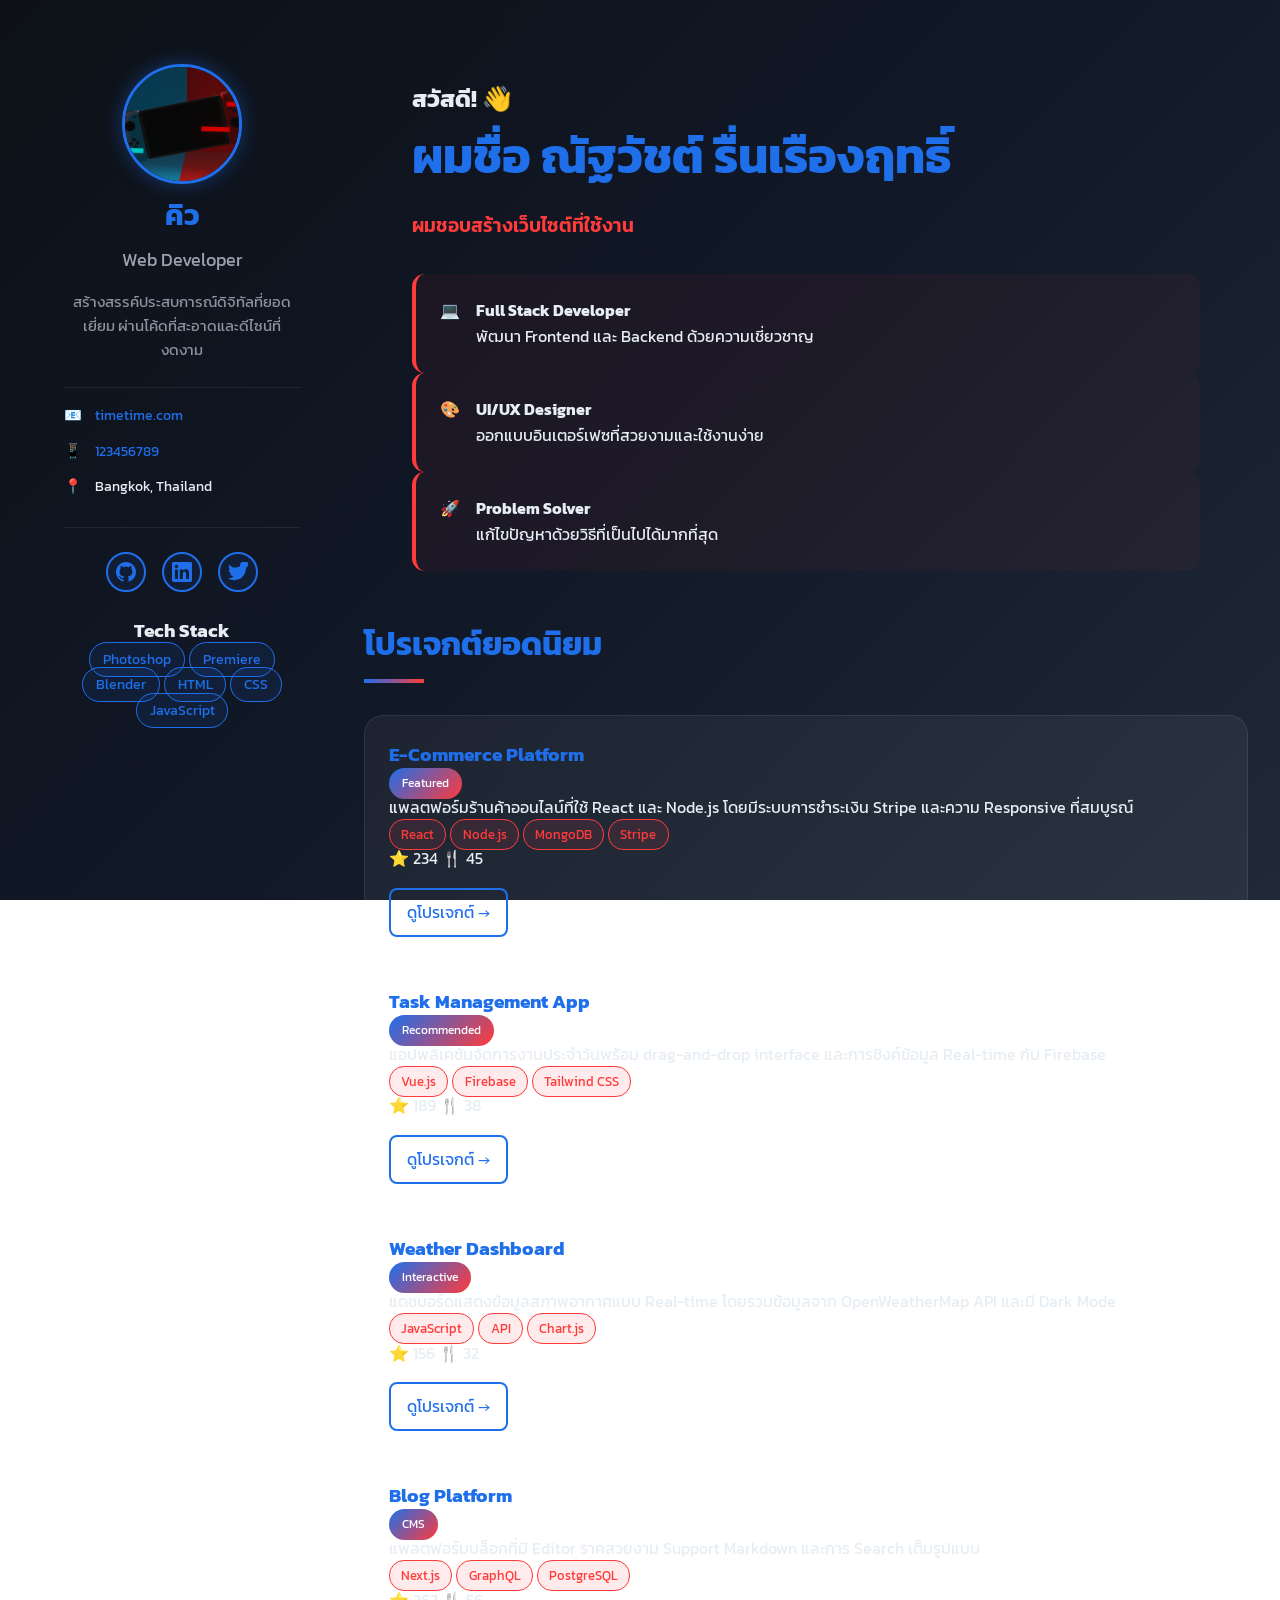
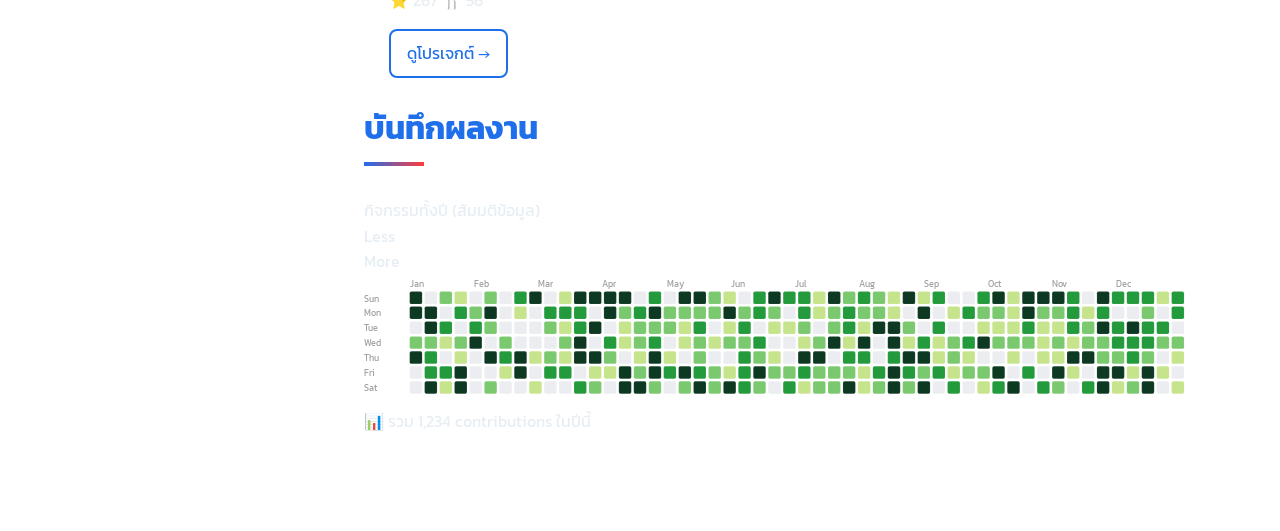
<file: index.html>
<!DOCTYPE html>
<html lang="th">
<head>
    <meta charset="UTF-8">
    <meta name="viewport" content="width=device-width, initial-scale=1.0">
    <title>timetime - Web Developer | Portfolio</title>
    <link href="https://fonts.googleapis.com/css2?family=Kanit:wght@300;400;600;700&display=swap" rel="stylesheet">
    <link rel="stylesheet" href="styles.css">
</head>
<body>
    <div class="container">
        <!-- Sidebar -->
        <aside class="sidebar">
            <div class="profile-card">
                <div class="profile-image">
                    <img src="p.png" alt="คิว">
                </div>
                <h1 class="profile-name">คิว</h1>
                <p class="profile-title">Web Developer</p>
                <p class="profile-bio">สร้างสรรค์ประสบการณ์ดิจิทัลที่ยอดเยี่ยม ผ่านโค้ดที่สะอาดและดีไซน์ที่งดงาม</p>
                
                <div class="contact-info">
                    <div class="contact-item">
                        <span class="icon">📧</span>
                        <a href="mailto:new@example.com">timetime.com</a>
                    </div>
                    <div class="contact-item">
                        <span class="icon">📱</span>
                        <a href="tel:+66812345678">123456789</a>
                    </div>
                    <div class="contact-item">
                        <span class="icon">📍</span>
                        <span>Bangkok, Thailand</span>
                    </div>
                </div>

                <div class="social-links">
                    <a href="#" class="social-btn" title="GitHub">
                        <svg width="20" height="20" viewBox="0 0 24 24" fill="currentColor">
                            <path d="M12 0c-6.626 0-12 5.373-12 12 0 5.302 3.438 9.8 8.207 11.387.599.111.793-.261.793-.577v-2.234c-3.338.726-4.033-1.416-4.033-1.416-.546-1.387-1.333-1.756-1.333-1.756-1.089-.745.083-.729.083-.729 1.205.084 1.839 1.237 1.839 1.237 1.07 1.834 2.807 1.304 3.492.997.107-.775.418-1.305.762-1.604-2.665-.305-5.467-1.334-5.467-5.931 0-1.311.469-2.381 1.236-3.221-.124-.303-.535-1.524.117-3.176 0 0 1.008-.322 3.301 1.23.957-.266 1.983-.399 3.003-.404 1.02.005 2.047.138 3.006.404 2.291-1.552 3.297-1.23 3.297-1.23.653 1.653.242 2.874.118 3.176.77.84 1.235 1.911 1.235 3.221 0 4.609-2.807 5.624-5.479 5.921.43.372.823 1.102.823 2.222v 3.293c0 .319.192.694.801.576 4.765-1.589 8.199-6.086 8.199-11.386 0-6.627-5.373-12-12-12z"/>
                        </svg>
                    </a>
                    <a href="#" class="social-btn" title="LinkedIn">
                        <svg width="20" height="20" viewBox="0 0 24 24" fill="currentColor">
                            <path d="M20.447 20.452h-3.554v-5.569c0-1.328-.027-3.037-1.852-3.037-1.853 0-2.136 1.445-2.136 2.939v5.667H9.351V9h3.414v1.561h.046c.477-.9 1.637-1.85 3.37-1.85 3.601 0 4.267 2.37 4.267 5.455v6.286zM5.337 7.433c-1.144 0-2.063-.926-2.063-2.065 0-1.138.92-2.063 2.063-2.063 1.14 0 2.064.925 2.064 2.063 0 1.139-.925 2.065-2.064 2.065zm1.782 13.019H3.555V9h3.564v11.452zM22.225 0H1.771C.792 0 0 .774 0 1.729v20.542C0 23.227.792 24 1.771 24h20.451C23.2 24 24 23.227 24 22.271V1.729C24 .774 23.2 0 22.225 0z"/>
                        </svg>
                    </a>
                    <a href="#" class="social-btn" title="Twitter">
                        <svg width="20" height="20" viewBox="0 0 24 24" fill="currentColor">
                            <path d="M23.953 4.57a10 10 0 002.856-3.215 9.953 9.953 0 01-2.825.775 4.958 4.958 0 002.163-2.723c-.951.555-2.005.959-3.127 1.184a4.92 4.92 0 00-8.384 4.482C7.69 8.095 4.067 6.13 1.64 3.162a4.822 4.822 0 00-.666 2.475c0 1.71.87 3.213 2.188 4.096a4.904 4.904 0 01-2.228-.616v.06a4.923 4.923 0 003.946 4.827 4.996 4.996 0 01-2.212.085 4.936 4.936 0 004.604 3.417 9.867 9.867 0 01-6.102 2.105c-.39 0-.779-.023-1.17-.067a13.995 13.995 0 007.557 2.209c9.053 0 13.998-7.496 13.998-13.985 0-.21 0-.42-.015-.63A9.935 9.935 0 0024 4.59z"/>
                        </svg>
                    </a>
                </div>

                <div class="tech-stack">
                    <h3>Tech Stack</h3>
                    <div class="tech-tags">
                        <span class="tag">Photoshop</span>
                        <span class="tag">Premiere</span>
                        <span class="tag">Blender</span>
                        <span class="tag">HTML</span>
                        <span class="tag">CSS</span>
                        <span class="tag">JavaScript</span>
                        
                    </div>
                </div>
            </div>
        </aside>

        <!-- Main Content -->
        <main class="main-content">
            <!-- Hero Section -->
            <section class="hero">
                <div class="hero-content">
                    <h2 class="greeting">สวัสดี! 👋</h2>
                    <h1 class="title">ผมชื่อ ณัฐวัชต์ รื่นเรืองฤทธิ์ </h1>
                    <p class="subtitle">
                        <span class="typing-cursor">
                            <span class="typing-text">ผมชอบสร้างเว็บไซต์ที่ใช้งานได้ดีและมีหน้าตาที่สวยงาม</span>
                        </span>
                    </p>
                    <div class="hero-highlights">
                        <div class="highlight">
                            <span class="highlight-icon">💻</span>
                            <div>
                                <h4>Full Stack Developer</h4>
                                <p>พัฒนา Frontend และ Backend ด้วยความเชี่ยวชาญ</p>
                            </div>
                        </div>
                        <div class="highlight">
                            <span class="highlight-icon">🎨</span>
                            <div>
                                <h4>UI/UX Designer</h4>
                                <p>ออกแบบอินเตอร์เฟซที่สวยงามและใช้งานง่าย</p>
                            </div>
                        </div>
                        <div class="highlight">
                            <span class="highlight-icon">🚀</span>
                            <div>
                                <h4>Problem Solver</h4>
                                <p>แก้ไขปัญหาด้วยวิธีที่เป็นไปได้มากที่สุด</p>
                            </div>
                        </div>
                    </div>
                </div>
            </section>

            <!-- Projects Section -->
            <section class="projects">
                <h2 class="section-title">โปรเจกต์ยอดนิยม</h2>
                <div class="projects-grid">
                    <div class="project-card">
                        <div class="project-header">
                            <h3>E-Commerce Platform</h3>
                            <span class="project-badge">Featured</span>
                        </div>
                        <p class="project-description">แพลตฟอร์มร้านค้าออนไลน์ที่ใช้ React และ Node.js โดยมีระบบการชำระเงิน Stripe และความ Responsive ที่สมบูรณ์</p>
                        <div class="project-tags">
                            <span class="project-tag">React</span>
                            <span class="project-tag">Node.js</span>
                            <span class="project-tag">MongoDB</span>
                            <span class="project-tag">Stripe</span>
                        </div>
                        <div class="project-stats">
                            <span>⭐ 234</span>
                            <span>🍴 45</span>
                        </div>
                        <a href="#" class="project-link">ดูโปรเจกต์ →</a>
                    </div>

                    <div class="project-card">
                        <div class="project-header">
                            <h3>Task Management App</h3>
                            <span class="project-badge">Recommended</span>
                        </div>
                        <p class="project-description">แอปพลิเคชันจัดการงานประจำวันพร้อม drag-and-drop interface และการซิงค์ข้อมูล Real-time กับ Firebase</p>
                        <div class="project-tags">
                            <span class="project-tag">Vue.js</span>
                            <span class="project-tag">Firebase</span>
                            <span class="project-tag">Tailwind CSS</span>
                        </div>
                        <div class="project-stats">
                            <span>⭐ 189</span>
                            <span>🍴 38</span>
                        </div>
                        <a href="#" class="project-link">ดูโปรเจกต์ →</a>
                    </div>

                    <div class="project-card">
                        <div class="project-header">
                            <h3>Weather Dashboard</h3>
                            <span class="project-badge">Interactive</span>
                        </div>
                        <p class="project-description">แดชบอร์ดแสดงข้อมูลสภาพอากาศแบบ Real-time โดยรวมข้อมูลจาก OpenWeatherMap API และมี Dark Mode</p>
                        <div class="project-tags">
                            <span class="project-tag">JavaScript</span>
                            <span class="project-tag">API</span>
                            <span class="project-tag">Chart.js</span>
                        </div>
                        <div class="project-stats">
                            <span>⭐ 156</span>
                            <span>🍴 32</span>
                        </div>
                        <a href="#" class="project-link">ดูโปรเจกต์ →</a>
                    </div>

                    <div class="project-card">
                        <div class="project-header">
                            <h3>Blog Platform</h3>
                            <span class="project-badge">CMS</span>
                        </div>
                        <p class="project-description">แพลตฟอร์มบล็อกที่มี Editor ราคสวยงาม Support Markdown และการ Search เต็มรูปแบบ</p>
                        <div class="project-tags">
                            <span class="project-tag">Next.js</span>
                            <span class="project-tag">GraphQL</span>
                            <span class="project-tag">PostgreSQL</span>
                        </div>
                        <div class="project-stats">
                            <span>⭐ 267</span>
                            <span>🍴 56</span>
                        </div>
                        <a href="#" class="project-link">ดูโปรเจกต์ →</a>
                    </div>
                </div>
            </section>

            <!-- Contribution Graph Section -->
            <section class="contributions">
                <h2 class="section-title">บันทึกผลงาน</h2>
                <p class="contributions-subtitle">กิจกรรมทั้งปี (สัมมติข้อมูล)</p>
                <div class="contribution-graph">
                    <div class="graph-legend">
                        <span>Less</span>
                        <div class="legend-boxes">
                            <div class="legend-box" style="background: #ebedf0;"></div>
                            <div class="legend-box" style="background: #c6e48b;"></div>
                            <div class="legend-box" style="background: #7bc96f;"></div>
                            <div class="legend-box" style="background: #239a3b;"></div>
                            <div class="legend-box" style="background: #0d3922;"></div>
                        </div>
                        <span>More</span>
                    </div>
                    <svg class="contribution-calendar" viewBox="0 0 1065 152" width="100%" height="auto">
                        <!-- Grid of contribution boxes will be generated by JavaScript -->
                    </svg>
                </div>
                <p class="contributions-note">📊 รวม 1,234 contributions ในปีนี้</p>
            </section>

            <!-- Footer -->
            <footer class="footer">
            </footer>
        </main>
    </div>

    <script src="script.js"></script>
</body>
</html>
</file>
<file: styles.css>
* {
    margin: 0;
    padding: 0;
    box-sizing: border-box;
}

body {
    font-family: 'Kanit', sans-serif;
    background: linear-gradient(135deg, #0d1117 0%, #111827 50%, #1f2937 100%);
    background-attachment: fixed;
    color: #e6edf3;
    line-height: 1.6;
    min-height: 100vh;
}

/* Glass */
.glass {
    background: rgba(255, 255, 255, 0.05);
    backdrop-filter: blur(12px);
    border: 1px solid rgba(255, 255, 255, 0.08);
    border-radius: 1rem;
}

.container {
    display: grid;
    grid-template-columns: 300px 1fr;
    gap: 2rem;
    max-width: 1400px;
    margin: 0 auto;
    padding: 2rem;
    min-height: 100vh;
}

/* ================= SIDEBAR ================= */

.sidebar {
    height: 100%;
    position: sticky;
    top: 2rem;
}

.profile-card {
    padding: 2rem;
    text-align: center;
}

.profile-image img {
    width: 120px;
    height: 120px;
    border-radius: 50%;
    border: 3px solid #1f6feb;
    object-fit: cover;
    transition: 0.3s;
    box-shadow: 0 0 20px rgba(31,111,235,0.4);
}

.profile-image img:hover {
    transform: scale(1.05);
    box-shadow: 0 0 30px rgba(255,59,59,0.6);
}

.profile-name {
    font-size: 1.8rem;
    font-weight: 700;
    margin-bottom: 0.5rem;
    color: #1f6feb;
}

.profile-title {
    font-size: 1.1rem;
    color: #9ca3af;
    margin-bottom: 1rem;
}

.profile-bio {
    font-size: 0.95rem;
    color: #8b949e;
    margin-bottom: 1.5rem;
}

/* Contact */

.contact-info {
    border-top: 1px solid rgba(255,255,255,0.08);
    border-bottom: 1px solid rgba(255,255,255,0.08);
    padding: 1rem 0;
    margin: 1.5rem 0;
}

.contact-item {
    display: flex;
    align-items: center;
    gap: 0.8rem;
    margin-bottom: 0.8rem;
    font-size: 0.9rem;
}

.contact-item a {
    color: #1f6feb;
    text-decoration: none;
}

.contact-item a:hover {
    color: #ff3b3b;
}

/* Social */

.social-links {
    display: flex;
    justify-content: center;
    gap: 1rem;
    margin: 1.5rem 0;
}

.social-btn {
    width: 40px;
    height: 40px;
    border-radius: 50%;
    background: rgba(31,111,235,0.1);
    border: 2px solid #1f6feb;
    color: #1f6feb;
    display: flex;
    align-items: center;
    justify-content: center;
    transition: 0.3s;
}

.social-btn:hover {
    background: #ff3b3b;
    border-color: #ff3b3b;
    color: white;
    box-shadow: 0 0 20px rgba(255,59,59,0.5);
}

/* Tags */

.tag {
    padding: 0.4rem 0.8rem;
    background: rgba(31,111,235,0.1);
    border: 1px solid #1f6feb;
    border-radius: 20px;
    font-size: 0.85rem;
    color: #1f6feb;
}

.tag:hover {
    background: #ff3b3b;
    border-color: #ff3b3b;
    color: white;
}

/* ================= HERO ================= */

.hero {
    padding: 3rem;
    border-radius: 1.5rem;
}

.title {
    font-size: 3rem;
    font-weight: 700;
    margin-bottom: 1rem;
    color: #1f6feb;
}

.subtitle {
    font-size: 1.2rem;
    color: #9ca3af;
    margin-bottom: 2rem;
}

.typing-text {
    color: #ff3b3b;
    font-weight: 600;
}

.highlight {
    display: flex;
    gap: 1rem;
    padding: 1.5rem;
    background: rgba(255,59,59,0.05);
    border-left: 4px solid #ff3b3b;
    border-radius: 0.8rem;
    transition: 0.3s;
}

.highlight:hover {
    background: rgba(31,111,235,0.1);
    border-left: 4px solid #1f6feb;
}

/* ================= PROJECT ================= */

.section-title {
    font-size: 2rem;
    font-weight: 700;
    margin-bottom: 2rem;
    color: #1f6feb;
}

.section-title::after {
    content: '';
    display: block;
    width: 60px;
    height: 4px;
    background: linear-gradient(90deg,#1f6feb,#ff3b3b);
    margin-top: 8px;
}

.project-card {
    padding: 1.5rem;
    border-radius: 1.2rem;
    transition: 0.3s;
    background: rgba(255,255,255,0.05);
    border: 1px solid rgba(255,255,255,0.08);
}

.project-card:hover {
    transform: translateY(-6px);
    box-shadow: 0 20px 40px rgba(31,111,235,0.3);
}

.project-card h3 {
    color: #1f6feb;
}

.project-badge {
    padding: 0.4rem 0.8rem;
    background: linear-gradient(135deg,#1f6feb,#ff3b3b);
    color: white;
    border-radius: 20px;
    font-size: 0.75rem;
}

.project-tag {
    background: rgba(255,59,59,0.1);
    border: 1px solid #ff3b3b;
    color: #ff3b3b;
    padding: 0.3rem 0.7rem;
    border-radius: 15px;
    font-size: 0.8rem;
}

.project-link {
    display: inline-block;
    margin-top: 1rem;
    color: #1f6feb;
    border: 2px solid #1f6feb;
    padding: 0.6rem 1rem;
    border-radius: 0.5rem;
    text-decoration: none;
    transition: 0.3s;
}

.project-link:hover {
    background: #ff3b3b;
    border-color: #ff3b3b;
    color: white;
}

/* ================= FOOTER ================= */

.footer {
    text-align: center;
    padding: 2rem;
    border-top: 1px solid rgba(255,255,255,0.08);
    color: #8b949e;
    font-size: 0.9rem;
}

.heart {
    color: #ff3b3b;
}
</file>
